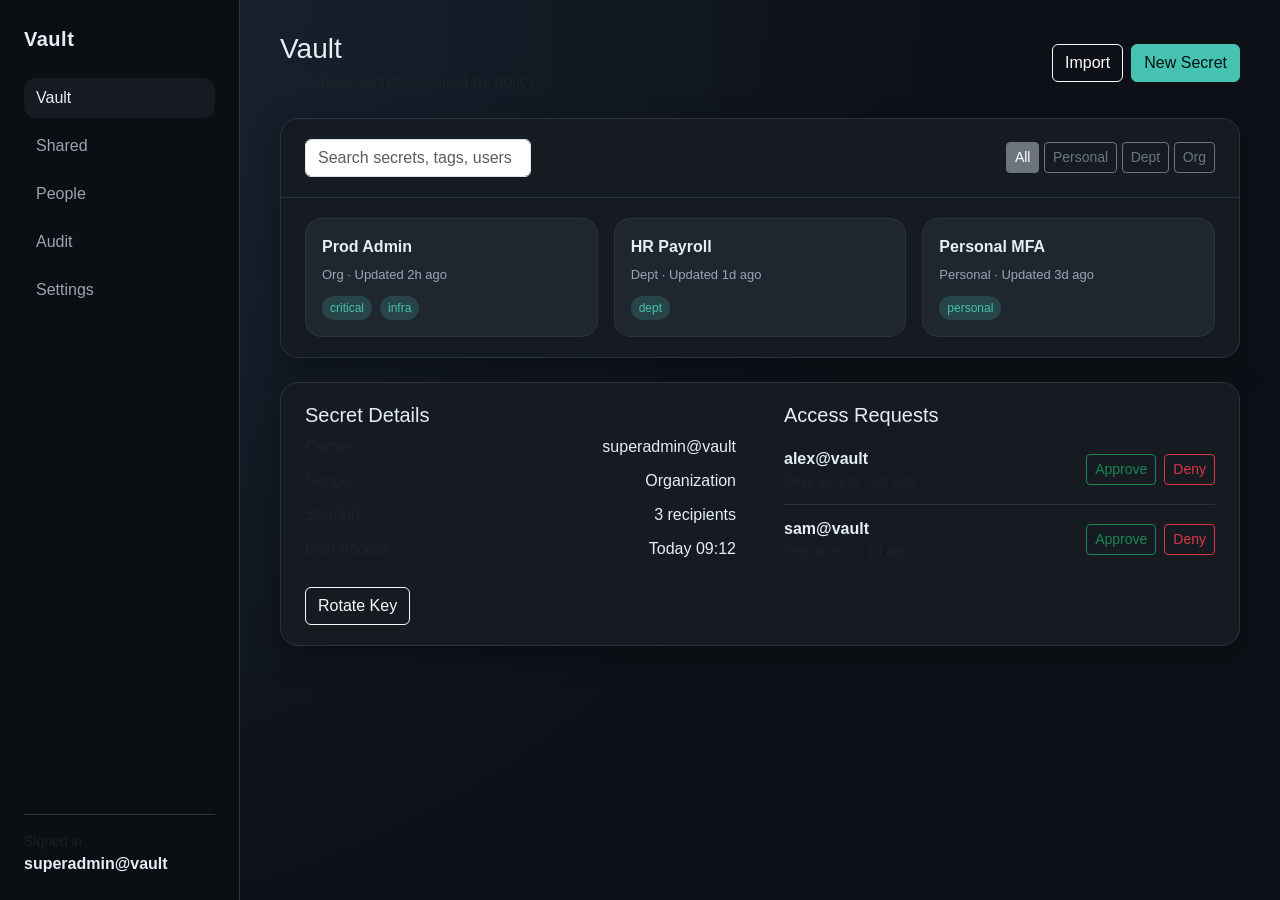
<file: frontend/index.html>
<!doctype html>
<html lang="en">
  <head>
    <meta charset="utf-8">
    <meta name="viewport" content="width=device-width, initial-scale=1">
    <title>Vault Admin</title>
    <link
      href="https://cdn.jsdelivr.net/npm/bootstrap@5.3.3/dist/css/bootstrap.min.css"
      rel="stylesheet"
      integrity="sha384-QWTKZyjpPEjISv5WaRU9OFeRpok6YctnYmDr5pNlyT2bRjXh0JMhjY6hW+ALEwIH"
      crossorigin="anonymous"
    >
    <link rel="stylesheet" href="styles.css">
  </head>
  <body>
    <div class="app-shell">
      <aside class="sidebar">
        <div class="brand">Vault</div>
        <nav class="nav flex-column gap-2">
          <button class="nav-link active" data-view="vault" aria-current="page">Vault</button>
          <button class="nav-link" data-view="shared">Shared</button>
          <button class="nav-link" data-view="people">People</button>
          <button class="nav-link" data-view="audit">Audit</button>
          <button class="nav-link" data-view="settings">Settings</button>
        </nav>
        <div class="sidebar-footer">
          <div class="small text-muted">Signed in</div>
          <div class="fw-semibold">superadmin@vault</div>
        </div>
      </aside>
      <main class="content">
        <header class="content-header">
          <div>
            <h1 class="h3 mb-1">Vault</h1>
            <div class="text-muted">Encrypted secrets, scoped by policy.</div>
          </div>
          <div class="d-flex gap-2">
            <button class="btn btn-outline-light">Import</button>
            <button class="btn btn-primary">New Secret</button>
          </div>
        </header>

        <section class="panel">
          <div class="panel-header">
            <div class="search">
              <input id="vault-search" class="form-control" placeholder="Search secrets, tags, users" aria-label="Search secrets, tags, and users">
            </div>
            <div class="filters">
              <button id="filter-all" class="btn btn-sm btn-outline-secondary active" aria-pressed="true" data-filter="all">All</button>
              <button id="filter-personal" class="btn btn-sm btn-outline-secondary" aria-pressed="false" data-filter="personal">Personal</button>
              <button id="filter-dept" class="btn btn-sm btn-outline-secondary" aria-pressed="false" data-filter="dept">Dept</button>
              <button id="filter-org" class="btn btn-sm btn-outline-secondary" aria-pressed="false" data-filter="org">Org</button>
            </div>
          </div>
          <div class="panel-body">
            <div id="vault-grid" class="vault-grid">
              <div class="vault-card">
                <div class="card-title">Prod Admin</div>
                <div class="card-meta">Org · Updated 2h ago</div>
                <div class="card-tags">
                  <span class="tag">critical</span>
                  <span class="tag">infra</span>
                </div>
              </div>
              <div class="vault-card">
                <div class="card-title">HR Payroll</div>
                <div class="card-meta">Dept · Updated 1d ago</div>
                <div class="card-tags">
                  <span class="tag">dept</span>
                </div>
              </div>
              <div class="vault-card">
                <div class="card-title">Personal MFA</div>
                <div class="card-meta">Personal · Updated 3d ago</div>
                <div class="card-tags">
                  <span class="tag">personal</span>
                </div>
              </div>
            </div>
          </div>
        </section>

        <section class="panel split">
          <div class="panel-body">
            <h2 class="h5">Secret Details</h2>
            <div class="detail-row">
              <div class="text-muted">Owner</div>
              <div>superadmin@vault</div>
            </div>
            <div class="detail-row">
              <div class="text-muted">Scope</div>
              <div>Organization</div>
            </div>
            <div class="detail-row">
              <div class="text-muted">Sharing</div>
              <div>3 recipients</div>
            </div>
            <div class="detail-row">
              <div class="text-muted">Last Access</div>
              <div>Today 09:12</div>
            </div>
            <button class="btn btn-outline-light mt-3">Rotate Key</button>
          </div>
          <div class="panel-body">
            <h2 class="h5">Access Requests</h2>
            <ul class="list-unstyled">
              <li class="request">
                <div>
                  <div class="fw-semibold">alex@vault</div>
                  <div class="text-muted small">Dept access · 2h ago</div>
                </div>
                <div class="d-flex gap-2">
                  <button class="btn btn-sm btn-outline-success" aria-label="Approve access request from alex@vault">Approve</button>
                  <button class="btn btn-sm btn-outline-danger" aria-label="Deny access request from alex@vault">Deny</button>
                </div>
              </li>
              <li class="request">
                <div>
                  <div class="fw-semibold">sam@vault</div>
                  <div class="text-muted small">Org access · 1d ago</div>
                </div>
                <div class="d-flex gap-2">
                  <button class="btn btn-sm btn-outline-success" aria-label="Approve access request from sam@vault">Approve</button>
                  <button class="btn btn-sm btn-outline-danger" aria-label="Deny access request from sam@vault">Deny</button>
                </div>
              </li>
            </ul>
          </div>
        </section>
      </main>
    </div>
    <script src="app.js"></script>
  </body>
</html>
</file>
<file: frontend/styles.css>
:root {
  --bg: #0d1117;
  --panel: #161b22;
  --panel-2: #1f2630;
  --text: #e6edf3;
  --muted: #9aa4b2;
  --accent: #45c2b1;
  --border: #2a3340;
  --shadow: 0 10px 30px rgba(0, 0, 0, 0.35);
}

body {
  background: radial-gradient(circle at top left, #1b2535, #0d1117 60%);
  color: var(--text);
  min-height: 100vh;
  font-family: "Satoshi", "General Sans", "Manrope", "Segoe UI", sans-serif;
}

.app-shell {
  display: grid;
  grid-template-columns: 240px 1fr;
  min-height: 100vh;
}

.sidebar {
  background: #0b0f14;
  border-right: 1px solid var(--border);
  padding: 24px;
  display: flex;
  flex-direction: column;
  gap: 24px;
}

.brand {
  font-size: 20px;
  font-weight: 700;
  letter-spacing: 0.5px;
}

.nav-link {
  color: var(--muted);
  text-align: left;
  border-radius: 12px;
  padding: 8px 12px;
  transition: background 0.2s ease, color 0.2s ease;
}

.nav-link.active,
.nav-link:hover {
  background: var(--panel);
  color: var(--text);
}

.sidebar-footer {
  margin-top: auto;
  border-top: 1px solid var(--border);
  padding-top: 16px;
}

.content {
  padding: 32px 40px 48px;
}

.content-header {
  display: flex;
  justify-content: space-between;
  align-items: center;
  margin-bottom: 24px;
}

.panel {
  background: var(--panel);
  border: 1px solid var(--border);
  border-radius: 18px;
  box-shadow: var(--shadow);
  margin-bottom: 24px;
}

.panel-header {
  display: flex;
  justify-content: space-between;
  align-items: center;
  padding: 20px 24px;
  border-bottom: 1px solid var(--border);
}

.panel-body {
  padding: 20px 24px;
}

.vault-grid {
  display: grid;
  grid-template-columns: repeat(auto-fit, minmax(220px, 1fr));
  gap: 16px;
}

.vault-card {
  background: var(--panel-2);
  border: 1px solid var(--border);
  border-radius: 16px;
  padding: 16px;
  transition: transform 0.2s ease, border 0.2s ease;
}

.vault-card:hover {
  transform: translateY(-4px);
  border-color: var(--accent);
}

.card-title {
  font-weight: 600;
  margin-bottom: 6px;
}

.card-meta {
  color: var(--muted);
  font-size: 13px;
  margin-bottom: 12px;
}

.card-tags {
  display: flex;
  gap: 8px;
}

.tag {
  background: rgba(69, 194, 177, 0.2);
  color: var(--accent);
  padding: 3px 8px;
  border-radius: 999px;
  font-size: 12px;
}

.split {
  display: grid;
  grid-template-columns: repeat(auto-fit, minmax(260px, 1fr));
}

.detail-row {
  display: flex;
  justify-content: space-between;
  margin-bottom: 10px;
}

.request {
  display: flex;
  justify-content: space-between;
  align-items: center;
  padding: 12px 0;
  border-bottom: 1px solid var(--border);
}

.request:last-child {
  border-bottom: none;
}

.btn-primary {
  background: var(--accent);
  border-color: var(--accent);
  color: #041413;
}

.btn-primary:hover {
  background: #5bd6c6;
  border-color: #5bd6c6;
}

@media (max-width: 900px) {
  .app-shell {
    grid-template-columns: 1fr;
  }

  .sidebar {
    flex-direction: row;
    align-items: center;
    overflow-x: auto;
  }

  .sidebar .nav {
    flex-direction: row;
  }
}
</file>
